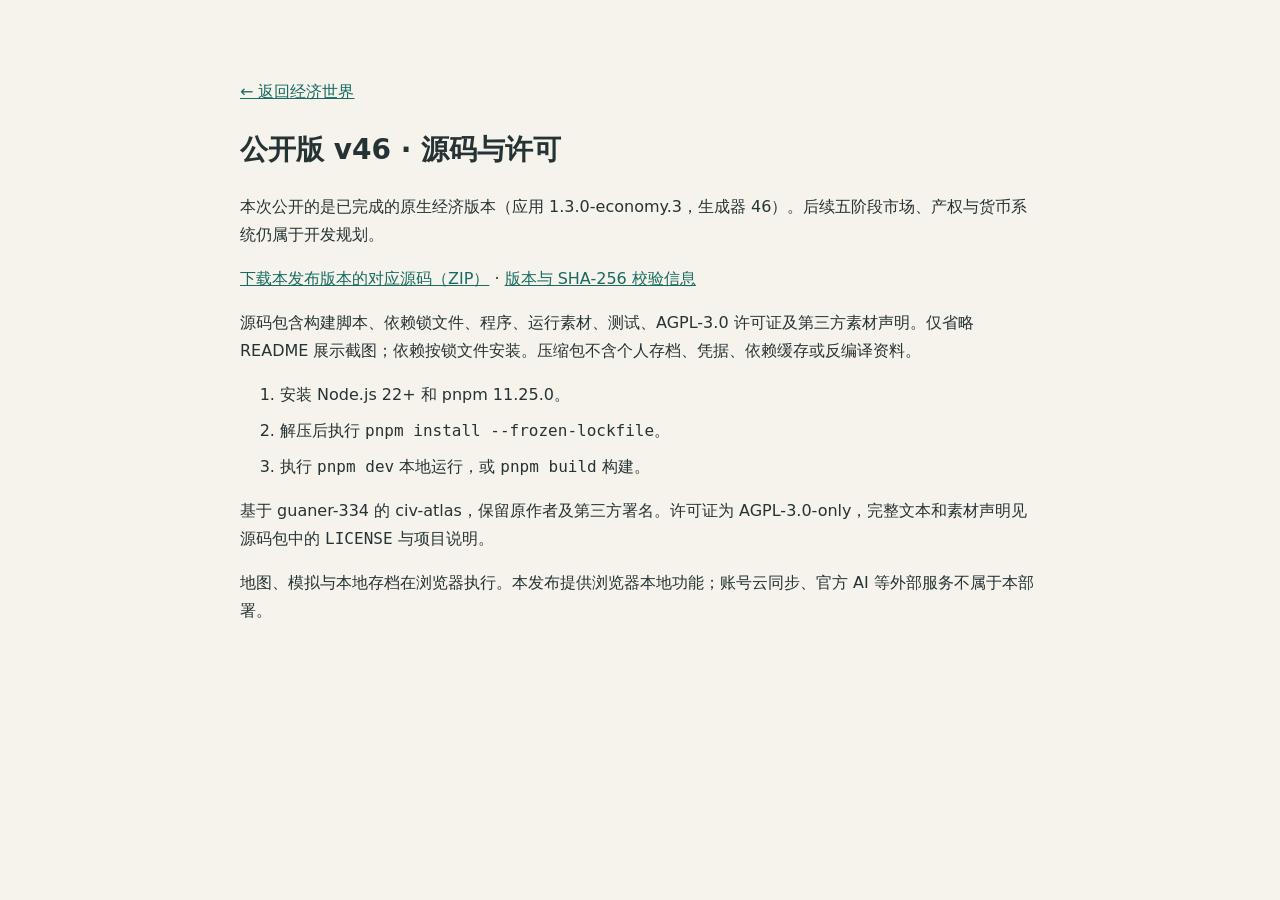
<file: source/index.html>
<!doctype html>
<html lang="zh-CN"><head><meta charset="utf-8"><meta name="viewport" content="width=device-width,initial-scale=1"><title>文明与地图 · 经济世界 — 源码与许可</title>
<style>body{font:16px/1.75 system-ui,sans-serif;background:#f6f3ec;color:#263334;max-width:800px;margin:6vh auto;padding:24px}a{color:#176b61}h1{font-size:28px}code{overflow-wrap:anywhere}li{margin:.5em 0}</style></head>
<body><a href="../?seed=7&amp;cells=3000&amp;play=0&amp;gen=46">← 返回经济世界</a>
<h1>公开版 v46 · 源码与许可</h1>
<p>本次公开的是已完成的原生经济版本（应用 1.3.0-economy.3，生成器 46）。后续五阶段市场、产权与货币系统仍属于开发规划。</p>
<p><a href="./civ-atlas-v46-source.zip" download>下载本发布版本的对应源码（ZIP）</a> · <a href="./release.json">版本与 SHA-256 校验信息</a></p>
<p>源码包含构建脚本、依赖锁文件、程序、运行素材、测试、AGPL-3.0 许可证及第三方素材声明。仅省略 README 展示截图；依赖按锁文件安装。压缩包不含个人存档、凭据、依赖缓存或反编译资料。</p>
<ol><li>安装 Node.js 22+ 和 pnpm 11.25.0。</li><li>解压后执行 <code>pnpm install --frozen-lockfile</code>。</li><li>执行 <code>pnpm dev</code> 本地运行，或 <code>pnpm build</code> 构建。</li></ol>
<p>基于 guaner-334 的 civ-atlas，保留原作者及第三方署名。许可证为 AGPL-3.0-only，完整文本和素材声明见源码包中的 <code>LICENSE</code> 与项目说明。</p>
<p>地图、模拟与本地存档在浏览器执行。本发布提供浏览器本地功能；账号云同步、官方 AI 等外部服务不属于本部署。</p>
</body></html>
</file>
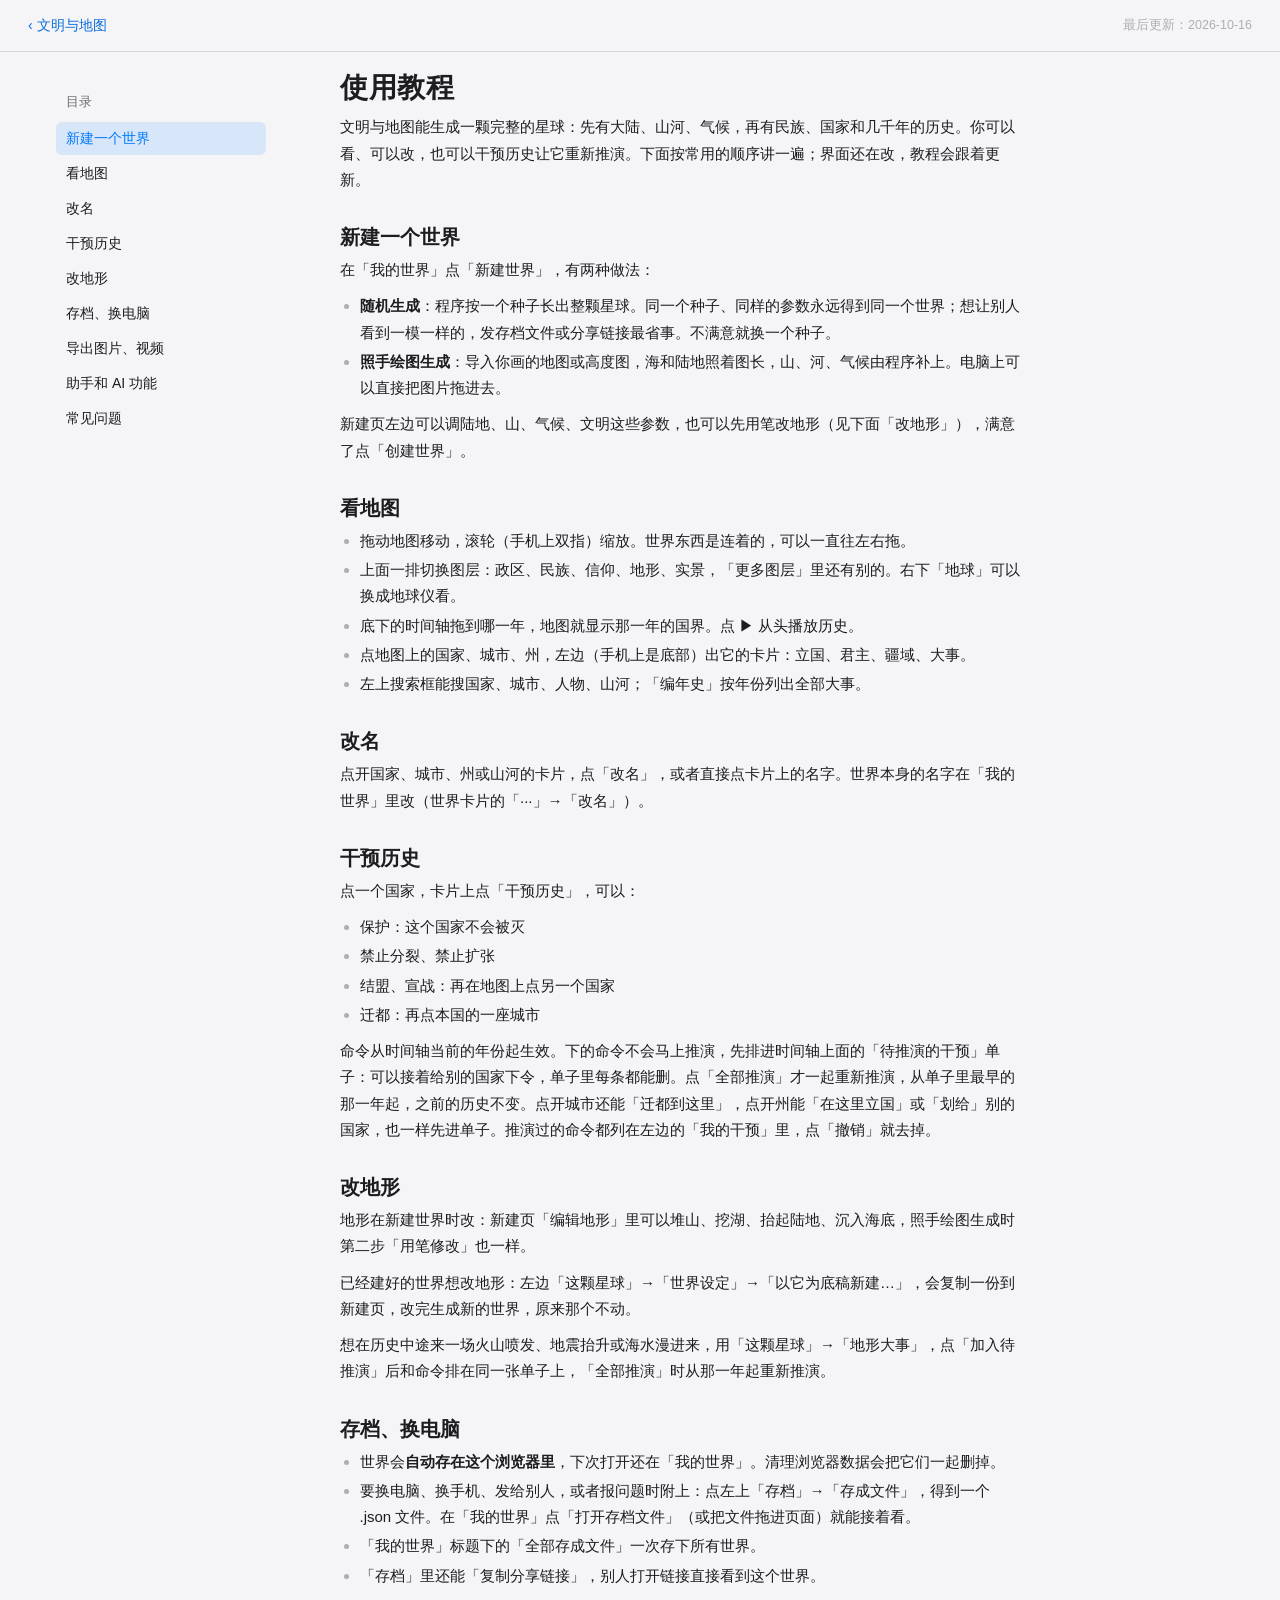
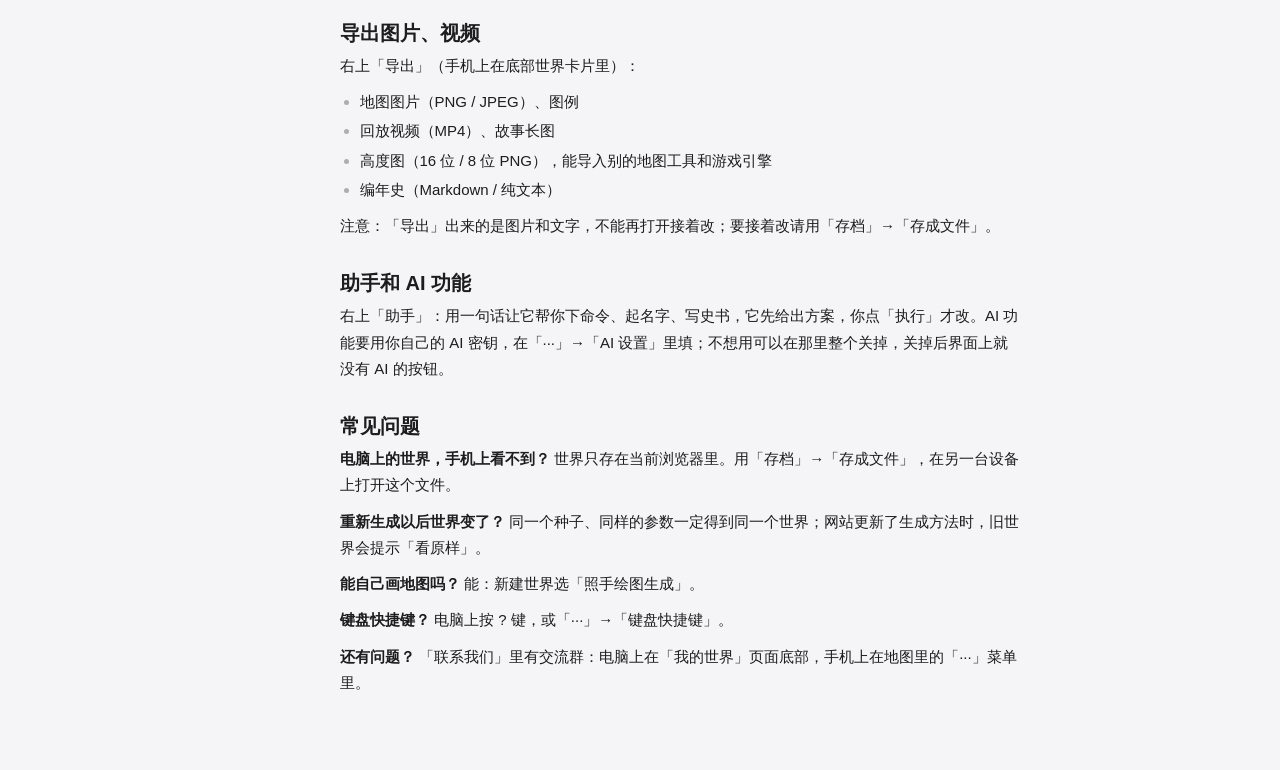
<file: guide.html>
<!doctype html>
<html lang="zh-CN">
  <head>
    <meta charset="UTF-8" />
    <meta name="viewport" content="width=device-width, initial-scale=1.0" />
    <title>使用教程 · 文明与地图</title>
    <link rel="icon" href="favicon.ico" sizes="32x32" />
    <link rel="icon" href="favicon.svg" type="image/svg+xml" />
    <link rel="apple-touch-icon" href="apple-touch-icon.png" />
    <!--
      使用教程。正文全在旁边的 guide.md(一份 Markdown),这一页打开时读进来、转成网页:
      # 标题、## 小节(自动进左边目录)、段落、- 列表、**粗体**、[文字](网址)、`代码`。
      改教程只改 guide.md;guide.md 开头的 <!- - 最后更新:… - -> 显示在右上角。
      样子照「我的世界」那一页:浅灰底、系统字体、蓝色链接;电脑上左边目录、右边一栏正文,手机上一栏、目录放在开头。
    -->
    <style>
      :root {
        color-scheme: light;
        --bg: #f5f5f7;
        --surface: #ffffff;
        --ink: #1d1d1f;
        --ink-2: #6e6e73;
        --ink-3: #aeaeb2;
        --line: rgba(60, 60, 67, 0.16);
        --link: #0a6cdc;
        --accent: #007aff;
        --accent-soft: rgba(0, 122, 255, 0.12);
      }
      * {
        box-sizing: border-box;
      }
      html {
        scroll-padding-top: 72px;
      }
      body {
        margin: 0;
        background: var(--bg);
        color: var(--ink);
        font: 15px/1.75 -apple-system, BlinkMacSystemFont, 'PingFang SC', 'Noto Sans SC', 'Hiragino Sans GB', 'Microsoft YaHei', sans-serif;
        -webkit-font-smoothing: antialiased;
        -webkit-text-size-adjust: 100%;
      }
      a {
        color: var(--link);
        text-decoration: none;
        overflow-wrap: anywhere;
      }
      a:hover {
        text-decoration: underline;
        text-underline-offset: 2px;
      }
      .top {
        position: sticky;
        top: 0;
        z-index: 2;
        height: 52px;
        display: flex;
        align-items: center;
        padding: 0 28px;
        background: rgba(245, 245, 247, 0.86);
        -webkit-backdrop-filter: blur(20px) saturate(1.6);
        backdrop-filter: blur(20px) saturate(1.6);
        border-bottom: 0.5px solid var(--line);
        font-size: 14px;
      }
      .top .updated {
        margin-left: auto;
        color: var(--ink-3);
        font-size: 12.5px;
      }
      .wrap {
        display: flex;
        gap: 74px;
        padding: 18px 56px 64px;
      }
      nav.toc {
        position: sticky;
        top: 92px;
        align-self: flex-start;
        flex: none;
        width: 210px;
        margin-top: 22px;
        display: flex;
        flex-direction: column;
        gap: 2px;
      }
      nav.toc .toc-h {
        margin: 0 10px 6px;
        font-size: 12.5px;
        color: var(--ink-2);
        font-weight: 500;
      }
      nav.toc a {
        padding: 6px 10px;
        border-radius: 6px;
        font-size: 14px;
        line-height: 1.5;
        color: var(--ink);
      }
      nav.toc a:hover {
        background: rgba(118, 118, 128, 0.12);
        text-decoration: none;
      }
      nav.toc a.on {
        background: var(--accent-soft);
        color: var(--accent);
        font-weight: 500;
      }
      article {
        flex: 1;
        min-width: 0;
        max-width: 680px;
      }
      h1 {
        margin: 0 0 8px;
        font-size: 28px;
        font-weight: 700;
        letter-spacing: 0.5px;
        line-height: 1.3;
      }
      h2 {
        margin: 30px 0 6px;
        font-size: 20px;
        font-weight: 600;
        line-height: 1.4;
      }
      p {
        margin: 0 0 10px;
      }
      ul {
        margin: 0 0 10px;
        padding-left: 1.3em;
      }
      li {
        margin: 3px 0;
      }
      li::marker {
        color: var(--ink-3);
      }
      b {
        font-weight: 600;
      }
      code {
        padding: 0 4px;
        border-radius: 4px;
        background: rgba(118, 118, 128, 0.12);
        font-size: 0.92em;
      }
      /* 手机上目录放在开头一组(和网站里手机卡片的分组列表一样) */
      .toc-in {
        display: none;
      }
      .toc-in .toc-h {
        margin: 18px 4px 6px;
        font-size: 13px;
        color: var(--ink-2);
      }
      .toc-in .group {
        background: var(--surface);
        border-radius: 10px;
      }
      .toc-in a {
        display: flex;
        align-items: center;
        justify-content: space-between;
        height: 44px;
        padding: 0 14px;
        border-bottom: 0.5px solid var(--line);
        color: var(--ink);
        font-size: 16px;
      }
      .toc-in a:last-child {
        border-bottom: 0;
      }
      .toc-in a::after {
        content: '›';
        color: var(--ink-3);
      }
      .top .narrow {
        display: none;
      }
      .msg {
        color: var(--ink-2);
      }
      /* 备案号:最底下居中一行(构建时写进来,没有号码就没有这一行) */
      .beian {
        margin: 8px 0 0;
        padding: 0 16px 28px;
        display: flex;
        flex-wrap: wrap;
        justify-content: center;
        gap: 4px 18px;
        font-size: 12px;
      }
      .beian a {
        color: var(--ink-3);
      }
      .beian a:hover {
        color: var(--ink-2);
      }
      @media (max-width: 760px) {
        html {
          scroll-padding-top: 56px;
        }
        body {
          font-size: 16px;
        }
        .top {
          height: 44px;
          padding: 0 16px;
        }
        .wrap {
          display: block;
          padding: 18px 16px 48px;
        }
        nav.toc {
          display: none;
        }
        .top .wide {
          display: none;
        }
        .top .narrow {
          display: inline;
        }
        .toc-in {
          display: block;
        }
        h1 {
          font-size: 30px;
        }
        .beian {
          margin-top: 0;
          padding-bottom: calc(24px + env(safe-area-inset-bottom, 0px));
        }
      }
    </style>
  </head>
  <body>
    <header class="top">
      <a href="./">‹ 文明与地图</a>
      <span class="updated" id="updated"></span>
    </header>
    <div class="wrap">
      <nav class="toc" id="toc" aria-label="目录"></nav>
      <article id="doc">
        <h1>使用教程</h1>
        <p class="msg" id="msg">正在读取教程……</p>
      </article>
    </div>
    
    <script>
      (function () {
        var doc = document.getElementById('doc');
        var toc = document.getElementById('toc');

        function esc(s) {
          return s.replace(/&/g, '&amp;').replace(/</g, '&lt;').replace(/>/g, '&gt;');
        }
        // 行内:`代码`、**粗体**、[文字](网址)(网址只认 http(s)、站内相对地址和 #小节)
        function inline(s) {
          return esc(s)
            .replace(/`([^`]+)`/g, '<code>$1</code>')
            .replace(/\*\*(.+?)\*\*/g, '<b>$1</b>')
            .replace(/\[([^\]]+)\]\(((?:https?:\/\/|\.\/|#)[^)\s]*)\)/g, function (_, text, href) {
              var out = /^https?:/.test(href) ? ' target="_blank" rel="noreferrer"' : '';
              return '<a href="' + href.replace(/"/g, '&quot;') + '"' + out + '>' + text + '</a>';
            });
        }
        // 一段话折成几行写的:中文直接接上,前后都是英文字母或数字的中间补一个空格
        function joinLines(lines) {
          return lines.reduce(function (acc, l) {
            return acc && /[A-Za-z0-9,.;:!?)]$/.test(acc) && /^[A-Za-z0-9(]/.test(l) ? acc + ' ' + l : acc + l;
          }, '');
        }
        // 整份 Markdown → 网页;小节编号 s1、s2……(目录、手机目录都指向它)
        function render(md) {
          var out = [];
          var heads = [];
          var list = false;
          var para = [];
          var flush = function () {
            if (para.length) out.push('<p>' + inline(joinLines(para)) + '</p>');
            para = [];
          };
          md.replace(/<!--[\s\S]*?-->/g, '')
            .split(/\r?\n/)
            .forEach(function (line) {
              var li = /^\s*[-*]\s+(.*)$/.exec(line);
              if (li) {
                flush();
                if (!list) out.push('<ul>');
                list = true;
                out.push('<li>' + inline(li[1]) + '</li>');
                return;
              }
              if (list) out.push('</ul>');
              list = false;
              var h = /^(#{1,3})\s+(.*)$/.exec(line);
              if (h) {
                flush();
                if (h[1].length === 2) {
                  heads.push(h[2]);
                  out.push('<h2 id="s' + heads.length + '">' + inline(h[2]) + '</h2>');
                } else out.push('<h' + h[1].length + '>' + inline(h[2]) + '</h' + h[1].length + '>');
                return;
              }
              if (!line.trim()) return flush();
              para.push(line.trim());
            });
          flush();
          if (list) out.push('</ul>');
          return { html: out.join('\n'), heads: heads };
        }

        function show(md) {
          var r = render(md);
          var when = /最后更新[:：]\s*([0-9-]+)/.exec(md);
          // 电脑「最后更新：日期」,手机地方小写成「日期 更新」
          if (when) document.getElementById('updated').innerHTML = '<span class="wide">最后更新：' + when[1] + '</span><span class="narrow">' + when[1] + ' 更新</span>';
          doc.innerHTML = r.html;
          var links = r.heads.map(function (t, i) {
            return '<a href="#s' + (i + 1) + '">' + inline(t) + '</a>';
          });
          toc.innerHTML = '<div class="toc-h">目录</div>' + links.join('');
          // 手机:目录插在开头那段话后面
          var inPage = document.createElement('div');
          inPage.className = 'toc-in';
          inPage.innerHTML = '<div class="toc-h">目录</div><div class="group">' + links.join('') + '</div>';
          var firstH2 = doc.querySelector('h2');
          if (firstH2) doc.insertBefore(inPage, firstH2);
          spy();
          if (location.hash) {
            var at = document.getElementById(location.hash.slice(1));
            if (at) at.scrollIntoView();
          }
        }

        // 电脑:往下翻时左边目录高亮当前这一节
        function spy() {
          var heads = Array.prototype.slice.call(doc.querySelectorAll('h2'));
          var items = Array.prototype.slice.call(toc.querySelectorAll('a'));
          var update = function () {
            var cur = 0;
            heads.forEach(function (h, i) {
              if (h.getBoundingClientRect().top < 120) cur = i;
            });
            if (window.innerHeight + window.scrollY >= document.documentElement.scrollHeight - 2) cur = heads.length - 1;
            items.forEach(function (a, i) {
              a.classList.toggle('on', i === cur);
            });
          };
          window.addEventListener('scroll', update, { passive: true });
          update();
        }

        fetch('./guide.md', { cache: 'no-cache' })
          .then(function (res) {
            if (!res.ok) throw new Error(String(res.status));
            return res.text();
          })
          .then(show)
          .catch(function () {
            document.getElementById('msg').innerHTML = '教程没读出来，刷新一下试试；也可以直接打开 <a href="./guide.md">guide.md</a>。';
          });
      })();
    </script>
  </body>
</html>
</file>
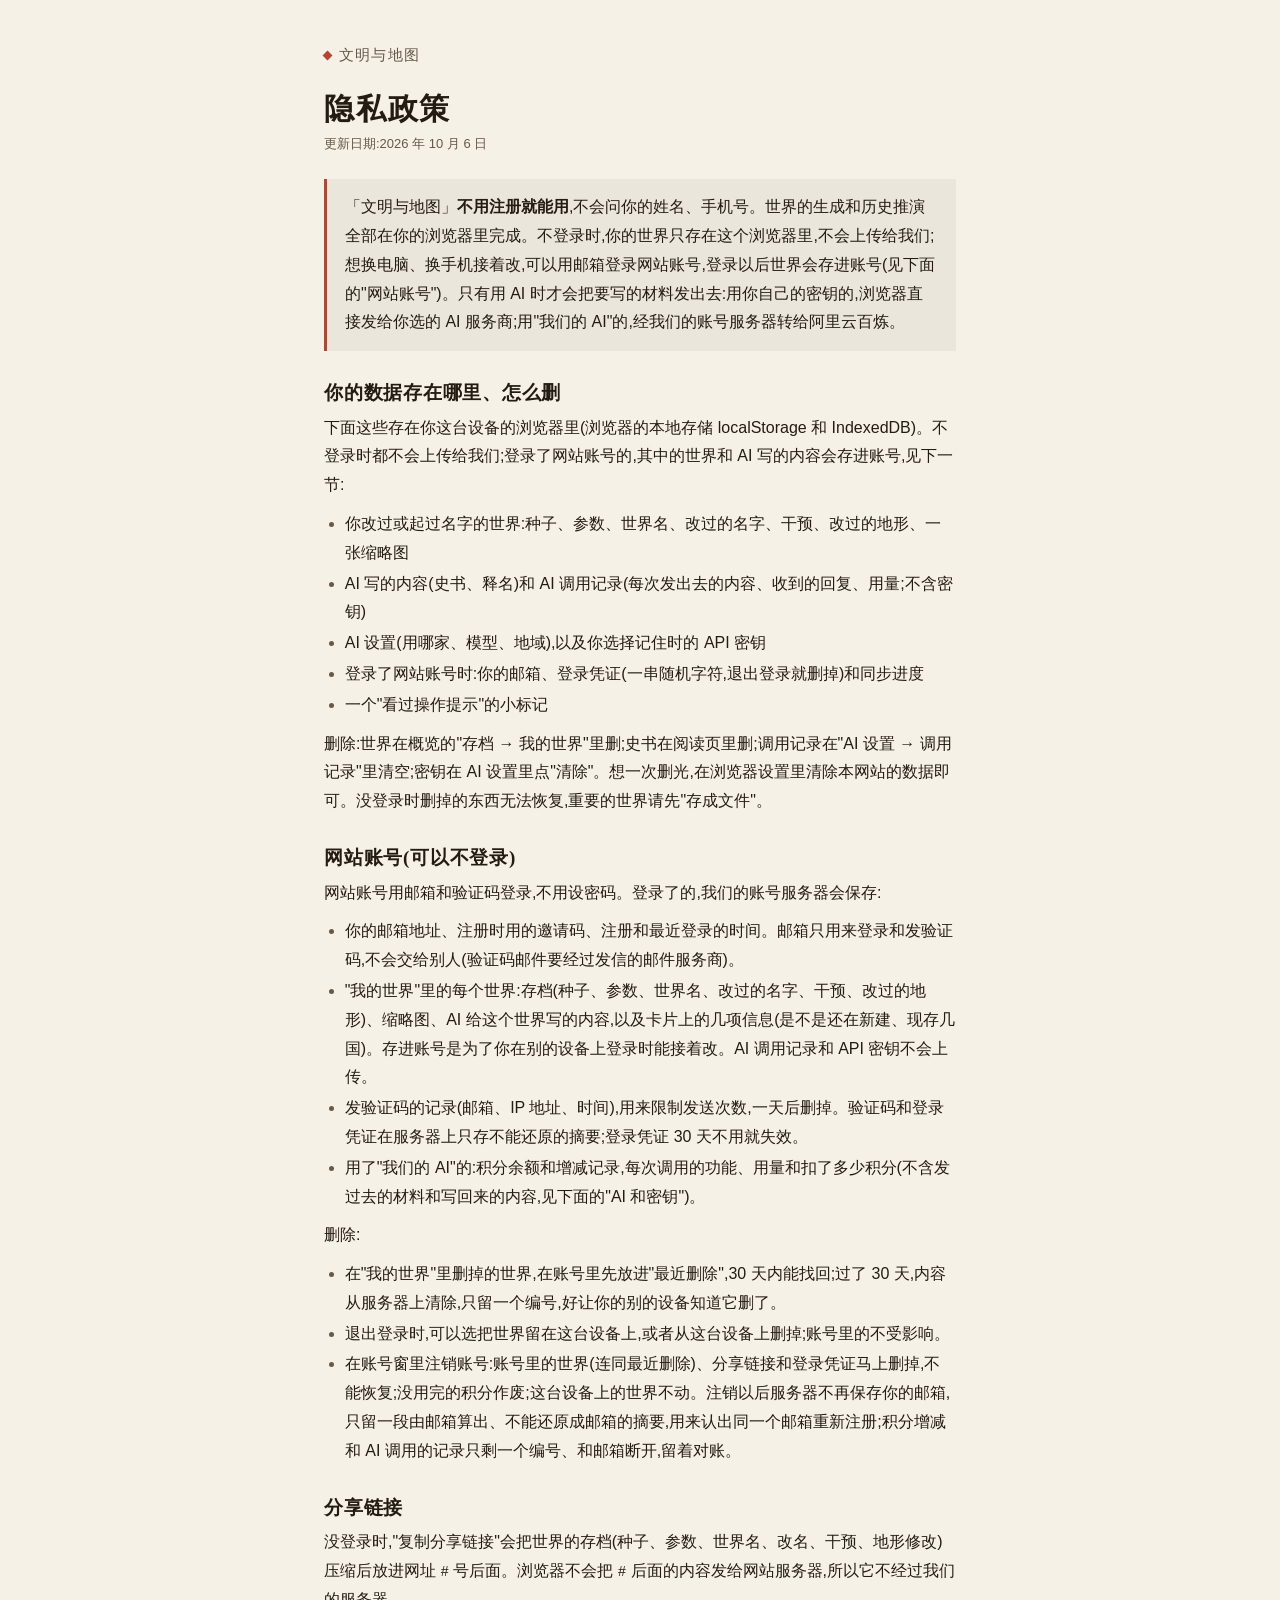
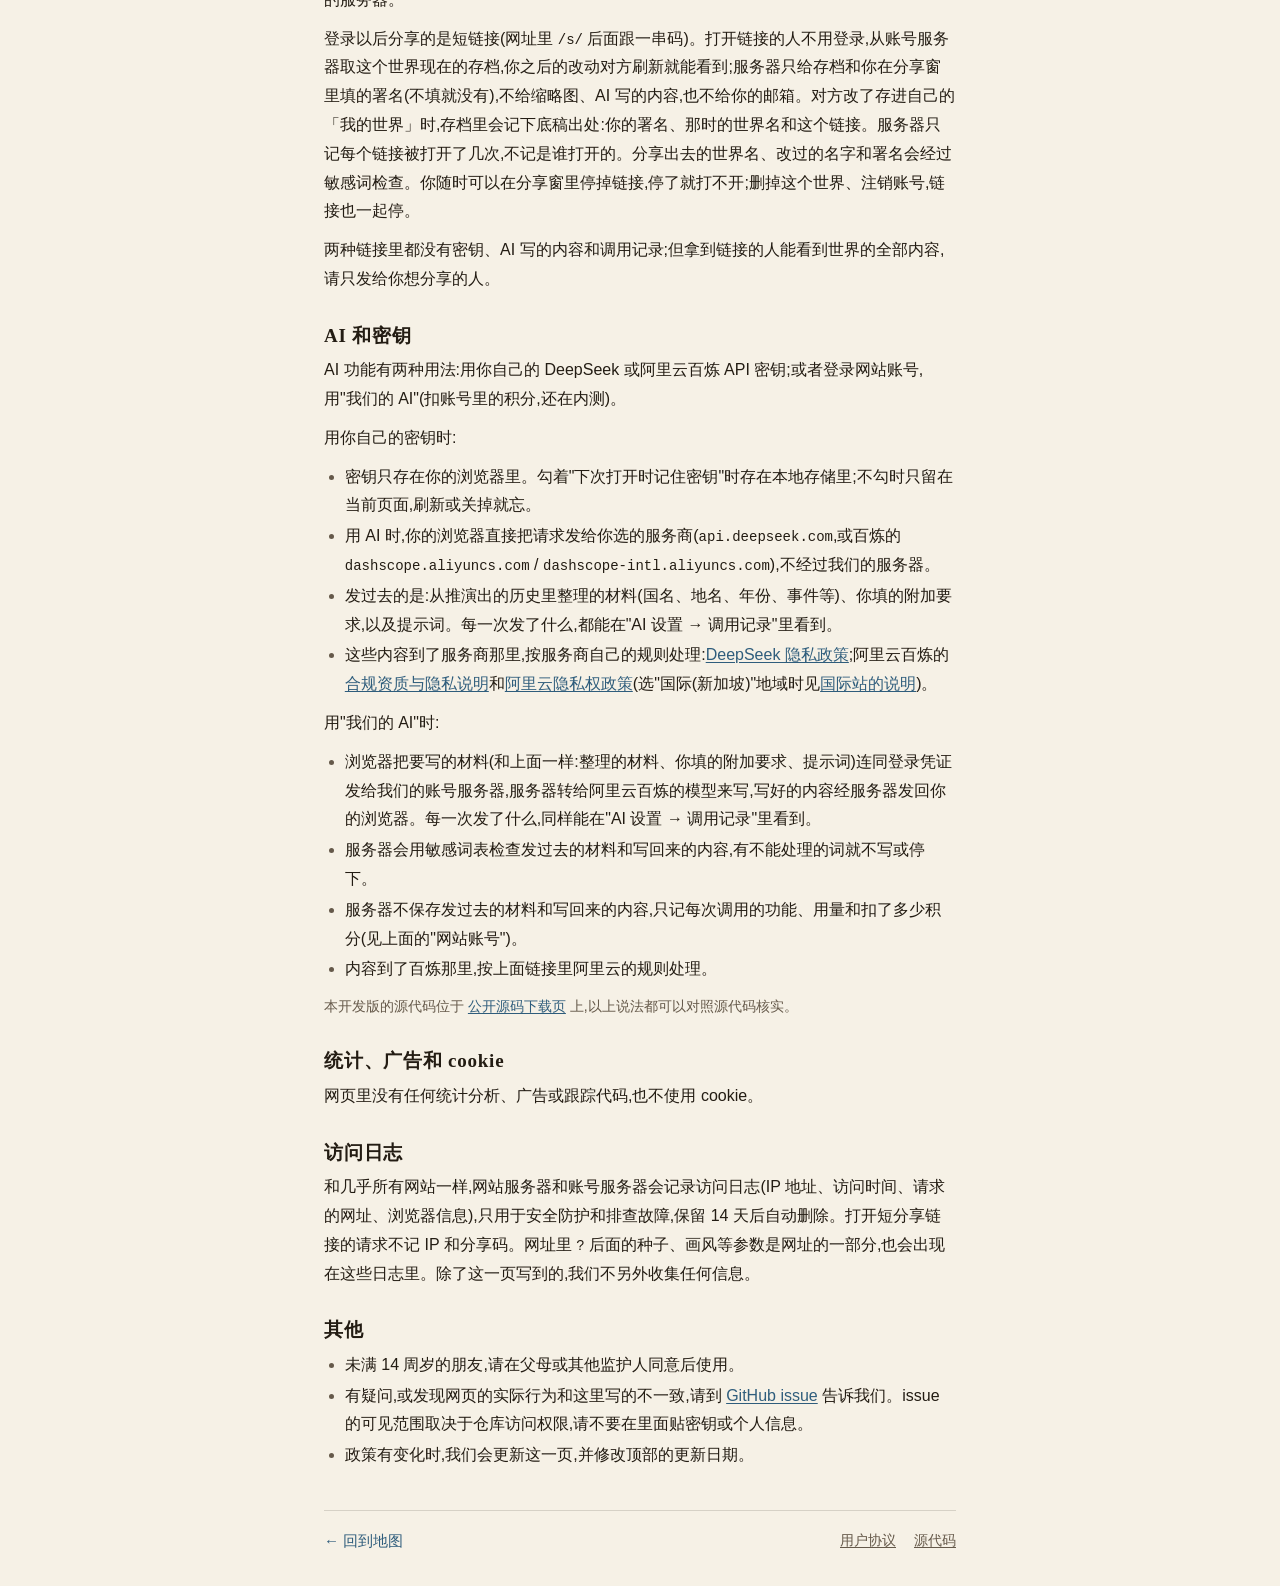
<file: privacy.html>
<!doctype html>
<html lang="zh-CN">
  <head>
    <meta charset="UTF-8" />
    <meta name="viewport" content="width=device-width, initial-scale=1.0" />
    <title>隐私政策 · 文明与地图</title>
    <link rel="icon" href="favicon.ico" sizes="32x32" />
    <link rel="icon" href="favicon.svg" type="image/svg+xml" />
    <link rel="apple-touch-icon" href="apple-touch-icon.png" />
    <style>
      :root {
        color-scheme: light;
        --paper: #f6f1e6;
        --ink: #231c13;
        --ink-2: #65594a;
        --line: rgba(35, 28, 19, 0.15);
        --link: #2f5d7c;
        --accent: #b8432f;
        --serif: 'Songti SC', 'STSong', 'Noto Serif SC', 'Source Han Serif SC', 'SimSun', serif;
        --sans: -apple-system, 'PingFang SC', 'Noto Sans SC', 'Hiragino Sans GB', 'Microsoft YaHei', sans-serif;
      }
      * {
        box-sizing: border-box;
      }
      body {
        margin: 0;
        background: var(--paper);
        color: var(--ink);
        font: 16px/1.8 var(--sans);
        -webkit-text-size-adjust: 100%;
      }
      main {
        max-width: 680px;
        margin: 0 auto;
        padding: 40px 24px 32px;
      }
      .brand {
        display: inline-flex;
        align-items: center;
        gap: 8px;
        color: var(--ink-2);
        font: 15px var(--serif);
        letter-spacing: 0.08em;
        text-decoration: none;
      }
      .brand::before {
        content: '';
        width: 7px;
        height: 7px;
        background: var(--accent);
        transform: rotate(45deg);
      }
      h1 {
        margin: 20px 0 4px;
        font: 700 30px/1.3 var(--serif);
        letter-spacing: 0.06em;
      }
      .date {
        margin: 0 0 24px;
        font-size: 13px;
        color: var(--ink-2);
      }
      .lead {
        padding: 14px 18px;
        border-left: 3px solid var(--accent);
        background: rgba(35, 28, 19, 0.05);
      }
      h2 {
        margin: 28px 0 6px;
        font: 700 19px/1.5 var(--serif);
        letter-spacing: 0.04em;
      }
      p {
        margin: 0 0 10px;
      }
      ul {
        margin: 0 0 10px;
        padding-left: 1.3em;
      }
      li {
        margin: 2px 0;
      }
      li::marker {
        color: var(--ink-2);
      }
      b {
        font-weight: 600;
      }
      .note {
        font-size: 14px;
        color: var(--ink-2);
      }
      a {
        color: var(--link);
        text-underline-offset: 2px;
        overflow-wrap: anywhere;
      }
      code {
        font: 14px ui-monospace, Menlo, Consolas, monospace;
        overflow-wrap: anywhere;
      }
      footer {
        display: flex;
        flex-wrap: wrap;
        align-items: center;
        gap: 4px 18px;
        margin-top: 40px;
        padding-top: 16px;
        border-top: 1px solid var(--line);
        font-size: 14px;
        color: var(--ink-2);
      }
      footer .back {
        margin-right: auto;
        font-size: 15px;
        text-decoration: none;
      }
      footer .back:hover {
        text-decoration: underline;
      }
      footer a:not(.back) {
        color: var(--ink-2);
      }
      /* 备案号:页脚下面居中一行(构建时写进来,没有号码就没有这一行) */
      .beian {
        margin: 14px 0 0;
        display: flex;
        flex-wrap: wrap;
        justify-content: center;
        gap: 4px 18px;
        font-size: 13px;
      }
      .beian a {
        color: var(--ink-2);
        text-decoration: none;
      }
      .beian a:hover {
        text-decoration: underline;
      }
      @media (max-width: 760px) {
        main {
          padding: 24px 16px calc(24px + env(safe-area-inset-bottom, 0px));
        }
        h1 {
          margin-top: 16px;
          font-size: 26px;
        }
        h2 {
          margin-top: 26px;
          font-size: 18px;
        }
        .lead {
          padding: 12px 14px;
        }
        footer a,
        .beian a {
          display: inline-block;
          padding: 6px 0;
        }
      }
    </style>
  </head>
  <body>
    <main>
      <a class="brand" href="./">文明与地图</a>
      <h1>隐私政策</h1>
      <p class="date">更新日期:2026 年 10 月 6 日</p>

      <p class="lead">「文明与地图」<b>不用注册就能用</b>,不会问你的姓名、手机号。世界的生成和历史推演全部在你的浏览器里完成。不登录时,你的世界只存在这个浏览器里,不会上传给我们;想换电脑、换手机接着改,可以用邮箱登录网站账号,登录以后世界会存进账号(见下面的"网站账号")。只有用 AI 时才会把要写的材料发出去:用你自己的密钥的,浏览器直接发给你选的 AI 服务商;用"我们的 AI"的,经我们的账号服务器转给阿里云百炼。</p>

      <h2>你的数据存在哪里、怎么删</h2>
      <p>下面这些存在你这台设备的浏览器里(浏览器的本地存储 localStorage 和 IndexedDB)。不登录时都不会上传给我们;登录了网站账号的,其中的世界和 AI 写的内容会存进账号,见下一节:</p>
      <ul>
        <li>你改过或起过名字的世界:种子、参数、世界名、改过的名字、干预、改过的地形、一张缩略图</li>
        <li>AI 写的内容(史书、释名)和 AI 调用记录(每次发出去的内容、收到的回复、用量;不含密钥)</li>
        <li>AI 设置(用哪家、模型、地域),以及你选择记住时的 API 密钥</li>
        <li>登录了网站账号时:你的邮箱、登录凭证(一串随机字符,退出登录就删掉)和同步进度</li>
        <li>一个"看过操作提示"的小标记</li>
      </ul>
      <p>删除:世界在概览的"存档 → 我的世界"里删;史书在阅读页里删;调用记录在"AI 设置 → 调用记录"里清空;密钥在 AI 设置里点"清除"。想一次删光,在浏览器设置里清除本网站的数据即可。没登录时删掉的东西无法恢复,重要的世界请先"存成文件"。</p>

      <h2>网站账号(可以不登录)</h2>
      <p>网站账号用邮箱和验证码登录,不用设密码。登录了的,我们的账号服务器会保存:</p>
      <ul>
        <li>你的邮箱地址、注册时用的邀请码、注册和最近登录的时间。邮箱只用来登录和发验证码,不会交给别人(验证码邮件要经过发信的邮件服务商)。</li>
        <li>"我的世界"里的每个世界:存档(种子、参数、世界名、改过的名字、干预、改过的地形)、缩略图、AI 给这个世界写的内容,以及卡片上的几项信息(是不是还在新建、现存几国)。存进账号是为了你在别的设备上登录时能接着改。AI 调用记录和 API 密钥不会上传。</li>
        <li>发验证码的记录(邮箱、IP 地址、时间),用来限制发送次数,一天后删掉。验证码和登录凭证在服务器上只存不能还原的摘要;登录凭证 30 天不用就失效。</li>
        <li>用了"我们的 AI"的:积分余额和增减记录,每次调用的功能、用量和扣了多少积分(不含发过去的材料和写回来的内容,见下面的"AI 和密钥")。</li>
      </ul>
      <p>删除:</p>
      <ul>
        <li>在"我的世界"里删掉的世界,在账号里先放进"最近删除",30 天内能找回;过了 30 天,内容从服务器上清除,只留一个编号,好让你的别的设备知道它删了。</li>
        <li>退出登录时,可以选把世界留在这台设备上,或者从这台设备上删掉;账号里的不受影响。</li>
        <li>在账号窗里注销账号:账号里的世界(连同最近删除)、分享链接和登录凭证马上删掉,不能恢复;没用完的积分作废;这台设备上的世界不动。注销以后服务器不再保存你的邮箱,只留一段由邮箱算出、不能还原成邮箱的摘要,用来认出同一个邮箱重新注册;积分增减和 AI 调用的记录只剩一个编号、和邮箱断开,留着对账。</li>
      </ul>

      <h2>分享链接</h2>
      <p>没登录时,"复制分享链接"会把世界的存档(种子、参数、世界名、改名、干预、地形修改)压缩后放进网址 <code>#</code> 号后面。浏览器不会把 <code>#</code> 后面的内容发给网站服务器,所以它不经过我们的服务器。</p>
      <p>登录以后分享的是短链接(网址里 <code>/s/</code> 后面跟一串码)。打开链接的人不用登录,从账号服务器取这个世界现在的存档,你之后的改动对方刷新就能看到;服务器只给存档和你在分享窗里填的署名(不填就没有),不给缩略图、AI 写的内容,也不给你的邮箱。对方改了存进自己的「我的世界」时,存档里会记下底稿出处:你的署名、那时的世界名和这个链接。服务器只记每个链接被打开了几次,不记是谁打开的。分享出去的世界名、改过的名字和署名会经过敏感词检查。你随时可以在分享窗里停掉链接,停了就打不开;删掉这个世界、注销账号,链接也一起停。</p>
      <p>两种链接里都没有密钥、AI 写的内容和调用记录;但拿到链接的人能看到世界的全部内容,请只发给你想分享的人。</p>

      <h2>AI 和密钥</h2>
      <p>AI 功能有两种用法:用你自己的 DeepSeek 或阿里云百炼 API 密钥;或者登录网站账号,用"我们的 AI"(扣账号里的积分,还在内测)。</p>
      <p>用你自己的密钥时:</p>
      <ul>
        <li>密钥只存在你的浏览器里。勾着"下次打开时记住密钥"时存在本地存储里;不勾时只留在当前页面,刷新或关掉就忘。</li>
        <li>用 AI 时,你的浏览器直接把请求发给你选的服务商(<code>api.deepseek.com</code>,或百炼的 <code>dashscope.aliyuncs.com</code> / <code>dashscope-intl.aliyuncs.com</code>),不经过我们的服务器。</li>
        <li>发过去的是:从推演出的历史里整理的材料(国名、地名、年份、事件等)、你填的附加要求,以及提示词。每一次发了什么,都能在"AI 设置 → 调用记录"里看到。</li>
        <li>这些内容到了服务商那里,按服务商自己的规则处理:<a href="https://cdn.deepseek.com/policies/zh-CN/deepseek-privacy-policy.html" target="_blank" rel="noreferrer">DeepSeek 隐私政策</a>;阿里云百炼的<a href="https://help.aliyun.com/zh/model-studio/privacy-notice" target="_blank" rel="noreferrer">合规资质与隐私说明</a>和<a href="https://terms.aliyun.com/legal-agreement/terms/suit_bu1_ali_cloud/suit_bu1_ali_cloud201902141711_54837.html" target="_blank" rel="noreferrer">阿里云隐私权政策</a>(选"国际(新加坡)"地域时见<a href="https://www.alibabacloud.com/help/zh/model-studio/privacy-notice" target="_blank" rel="noreferrer">国际站的说明</a>)。</li>
      </ul>
      <p>用"我们的 AI"时:</p>
      <ul>
        <li>浏览器把要写的材料(和上面一样:整理的材料、你填的附加要求、提示词)连同登录凭证发给我们的账号服务器,服务器转给阿里云百炼的模型来写,写好的内容经服务器发回你的浏览器。每一次发了什么,同样能在"AI 设置 → 调用记录"里看到。</li>
        <li>服务器会用敏感词表检查发过去的材料和写回来的内容,有不能处理的词就不写或停下。</li>
        <li>服务器不保存发过去的材料和写回来的内容,只记每次调用的功能、用量和扣了多少积分(见上面的"网站账号")。</li>
        <li>内容到了百炼那里,按上面链接里阿里云的规则处理。</li>
      </ul>
      <p class="note">本开发版的源代码位于 <a href="./source/" target="_blank" rel="noreferrer">公开源码下载页</a> 上,以上说法都可以对照源代码核实。</p>

      <h2>统计、广告和 cookie</h2>
      <p>网页里没有任何统计分析、广告或跟踪代码,也不使用 cookie。</p>

      <h2>访问日志</h2>
      <p>和几乎所有网站一样,网站服务器和账号服务器会记录访问日志(IP 地址、访问时间、请求的网址、浏览器信息),只用于安全防护和排查故障,保留 14 天后自动删除。打开短分享链接的请求不记 IP 和分享码。网址里 <code>?</code> 后面的种子、画风等参数是网址的一部分,也会出现在这些日志里。除了这一页写到的,我们不另外收集任何信息。</p>

      <h2>其他</h2>
      <ul>
        <li>未满 14 周岁的朋友,请在父母或其他监护人同意后使用。</li>
        <li>有疑问,或发现网页的实际行为和这里写的不一致,请到 <a href="https://github.com/wood-boop/civ-atlas-economic-world/issues" target="_blank" rel="noreferrer">GitHub issue</a> 告诉我们。issue 的可见范围取决于仓库访问权限,请不要在里面贴密钥或个人信息。</li>
        <li>政策有变化时,我们会更新这一页,并修改顶部的更新日期。</li>
      </ul>

      <footer>
        <a class="back" href="./">← 回到地图</a>
        <a href="./terms.html">用户协议</a>
        <a href="./source/" target="_blank" rel="noreferrer">源代码</a>
      </footer>
      
    </main>
  </body>
</html>
</file>
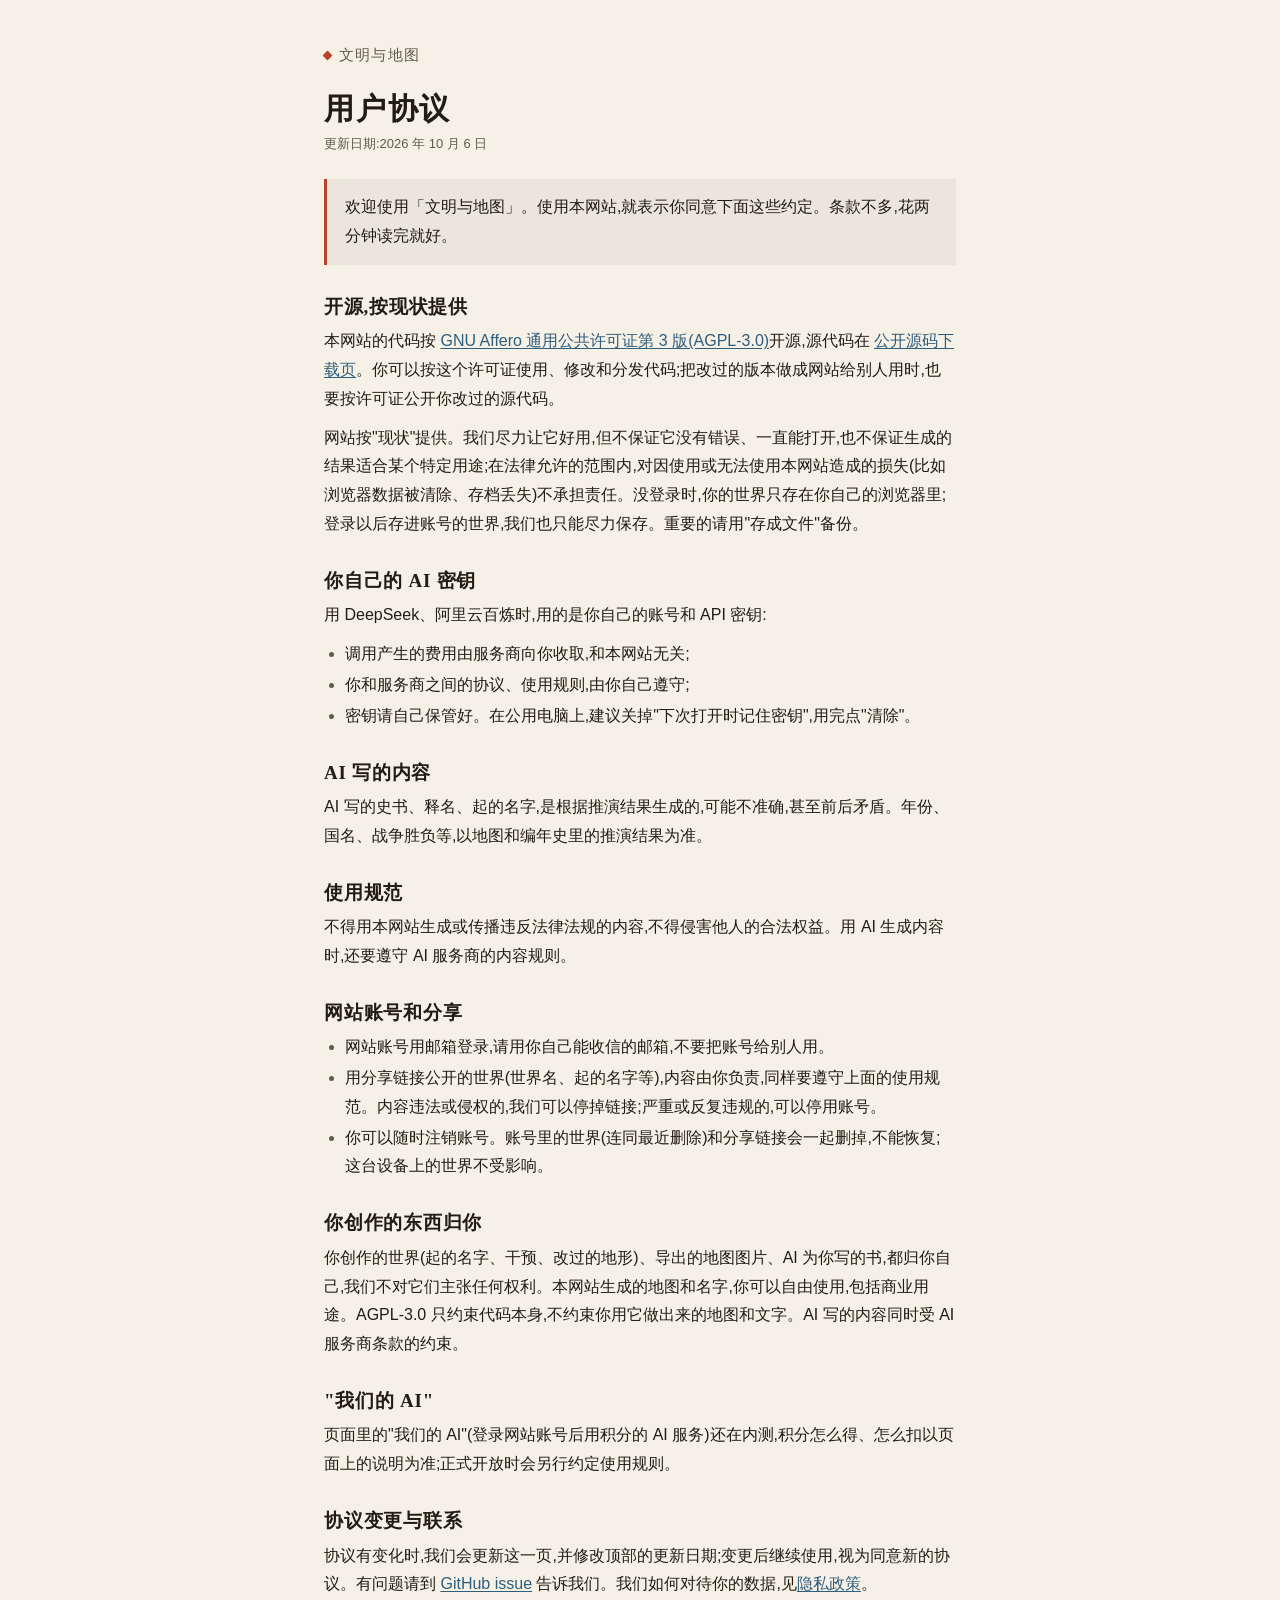
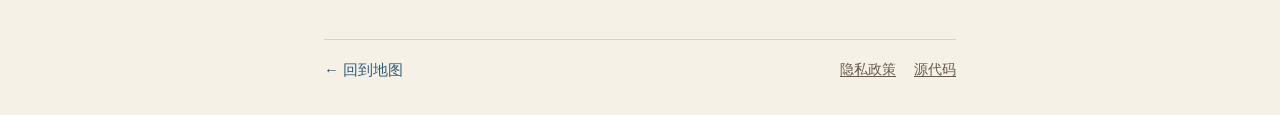
<file: terms.html>
<!doctype html>
<html lang="zh-CN">
  <head>
    <meta charset="UTF-8" />
    <meta name="viewport" content="width=device-width, initial-scale=1.0" />
    <title>用户协议 · 文明与地图</title>
    <link rel="icon" href="favicon.ico" sizes="32x32" />
    <link rel="icon" href="favicon.svg" type="image/svg+xml" />
    <link rel="apple-touch-icon" href="apple-touch-icon.png" />
    <style>
      :root {
        color-scheme: light;
        --paper: #f6f1e6;
        --ink: #231c13;
        --ink-2: #65594a;
        --line: rgba(35, 28, 19, 0.15);
        --link: #2f5d7c;
        --accent: #b8432f;
        --serif: 'Songti SC', 'STSong', 'Noto Serif SC', 'Source Han Serif SC', 'SimSun', serif;
        --sans: -apple-system, 'PingFang SC', 'Noto Sans SC', 'Hiragino Sans GB', 'Microsoft YaHei', sans-serif;
      }
      * {
        box-sizing: border-box;
      }
      body {
        margin: 0;
        background: var(--paper);
        color: var(--ink);
        font: 16px/1.8 var(--sans);
        -webkit-text-size-adjust: 100%;
      }
      main {
        max-width: 680px;
        margin: 0 auto;
        padding: 40px 24px 32px;
      }
      .brand {
        display: inline-flex;
        align-items: center;
        gap: 8px;
        color: var(--ink-2);
        font: 15px var(--serif);
        letter-spacing: 0.08em;
        text-decoration: none;
      }
      .brand::before {
        content: '';
        width: 7px;
        height: 7px;
        background: var(--accent);
        transform: rotate(45deg);
      }
      h1 {
        margin: 20px 0 4px;
        font: 700 30px/1.3 var(--serif);
        letter-spacing: 0.06em;
      }
      .date {
        margin: 0 0 24px;
        font-size: 13px;
        color: var(--ink-2);
      }
      .lead {
        padding: 14px 18px;
        border-left: 3px solid var(--accent);
        background: rgba(35, 28, 19, 0.05);
      }
      h2 {
        margin: 28px 0 6px;
        font: 700 19px/1.5 var(--serif);
        letter-spacing: 0.04em;
      }
      p {
        margin: 0 0 10px;
      }
      ul {
        margin: 0 0 10px;
        padding-left: 1.3em;
      }
      li {
        margin: 2px 0;
      }
      li::marker {
        color: var(--ink-2);
      }
      b {
        font-weight: 600;
      }
      .note {
        font-size: 14px;
        color: var(--ink-2);
      }
      a {
        color: var(--link);
        text-underline-offset: 2px;
        overflow-wrap: anywhere;
      }
      code {
        font: 14px ui-monospace, Menlo, Consolas, monospace;
        overflow-wrap: anywhere;
      }
      footer {
        display: flex;
        flex-wrap: wrap;
        align-items: center;
        gap: 4px 18px;
        margin-top: 40px;
        padding-top: 16px;
        border-top: 1px solid var(--line);
        font-size: 14px;
        color: var(--ink-2);
      }
      footer .back {
        margin-right: auto;
        font-size: 15px;
        text-decoration: none;
      }
      footer .back:hover {
        text-decoration: underline;
      }
      footer a:not(.back) {
        color: var(--ink-2);
      }
      /* 备案号:页脚下面居中一行(构建时写进来,没有号码就没有这一行) */
      .beian {
        margin: 14px 0 0;
        display: flex;
        flex-wrap: wrap;
        justify-content: center;
        gap: 4px 18px;
        font-size: 13px;
      }
      .beian a {
        color: var(--ink-2);
        text-decoration: none;
      }
      .beian a:hover {
        text-decoration: underline;
      }
      @media (max-width: 760px) {
        main {
          padding: 24px 16px calc(24px + env(safe-area-inset-bottom, 0px));
        }
        h1 {
          margin-top: 16px;
          font-size: 26px;
        }
        h2 {
          margin-top: 26px;
          font-size: 18px;
        }
        .lead {
          padding: 12px 14px;
        }
        footer a,
        .beian a {
          display: inline-block;
          padding: 6px 0;
        }
      }
    </style>
  </head>
  <body>
    <main>
      <a class="brand" href="./">文明与地图</a>
      <h1>用户协议</h1>
      <p class="date">更新日期:2026 年 10 月 6 日</p>

      <p class="lead">欢迎使用「文明与地图」。使用本网站,就表示你同意下面这些约定。条款不多,花两分钟读完就好。</p>

      <h2>开源,按现状提供</h2>
      <p>本网站的代码按 <a href="./source/" target="_blank" rel="noreferrer">GNU Affero 通用公共许可证第 3 版(AGPL-3.0)</a>开源,源代码在 <a href="./source/" target="_blank" rel="noreferrer">公开源码下载页</a>。你可以按这个许可证使用、修改和分发代码;把改过的版本做成网站给别人用时,也要按许可证公开你改过的源代码。</p>
      <p>网站按"现状"提供。我们尽力让它好用,但不保证它没有错误、一直能打开,也不保证生成的结果适合某个特定用途;在法律允许的范围内,对因使用或无法使用本网站造成的损失(比如浏览器数据被清除、存档丢失)不承担责任。没登录时,你的世界只存在你自己的浏览器里;登录以后存进账号的世界,我们也只能尽力保存。重要的请用"存成文件"备份。</p>

      <h2>你自己的 AI 密钥</h2>
      <p>用 DeepSeek、阿里云百炼时,用的是你自己的账号和 API 密钥:</p>
      <ul>
        <li>调用产生的费用由服务商向你收取,和本网站无关;</li>
        <li>你和服务商之间的协议、使用规则,由你自己遵守;</li>
        <li>密钥请自己保管好。在公用电脑上,建议关掉"下次打开时记住密钥",用完点"清除"。</li>
      </ul>

      <h2>AI 写的内容</h2>
      <p>AI 写的史书、释名、起的名字,是根据推演结果生成的,可能不准确,甚至前后矛盾。年份、国名、战争胜负等,以地图和编年史里的推演结果为准。</p>

      <h2>使用规范</h2>
      <p>不得用本网站生成或传播违反法律法规的内容,不得侵害他人的合法权益。用 AI 生成内容时,还要遵守 AI 服务商的内容规则。</p>

      <h2>网站账号和分享</h2>
      <ul>
        <li>网站账号用邮箱登录,请用你自己能收信的邮箱,不要把账号给别人用。</li>
        <li>用分享链接公开的世界(世界名、起的名字等),内容由你负责,同样要遵守上面的使用规范。内容违法或侵权的,我们可以停掉链接;严重或反复违规的,可以停用账号。</li>
        <li>你可以随时注销账号。账号里的世界(连同最近删除)和分享链接会一起删掉,不能恢复;这台设备上的世界不受影响。</li>
      </ul>

      <h2>你创作的东西归你</h2>
      <p>你创作的世界(起的名字、干预、改过的地形)、导出的地图图片、AI 为你写的书,都归你自己,我们不对它们主张任何权利。本网站生成的地图和名字,你可以自由使用,包括商业用途。AGPL-3.0 只约束代码本身,不约束你用它做出来的地图和文字。AI 写的内容同时受 AI 服务商条款的约束。</p>

      <h2>"我们的 AI"</h2>
      <p>页面里的"我们的 AI"(登录网站账号后用积分的 AI 服务)还在内测,积分怎么得、怎么扣以页面上的说明为准;正式开放时会另行约定使用规则。</p>

      <h2>协议变更与联系</h2>
      <p>协议有变化时,我们会更新这一页,并修改顶部的更新日期;变更后继续使用,视为同意新的协议。有问题请到 <a href="https://github.com/wood-boop/civ-atlas-economic-world/issues" target="_blank" rel="noreferrer">GitHub issue</a> 告诉我们。我们如何对待你的数据,见<a href="./privacy.html">隐私政策</a>。</p>

      <footer>
        <a class="back" href="./">← 回到地图</a>
        <a href="./privacy.html">隐私政策</a>
        <a href="./source/" target="_blank" rel="noreferrer">源代码</a>
      </footer>
      
    </main>
  </body>
</html>
</file>
